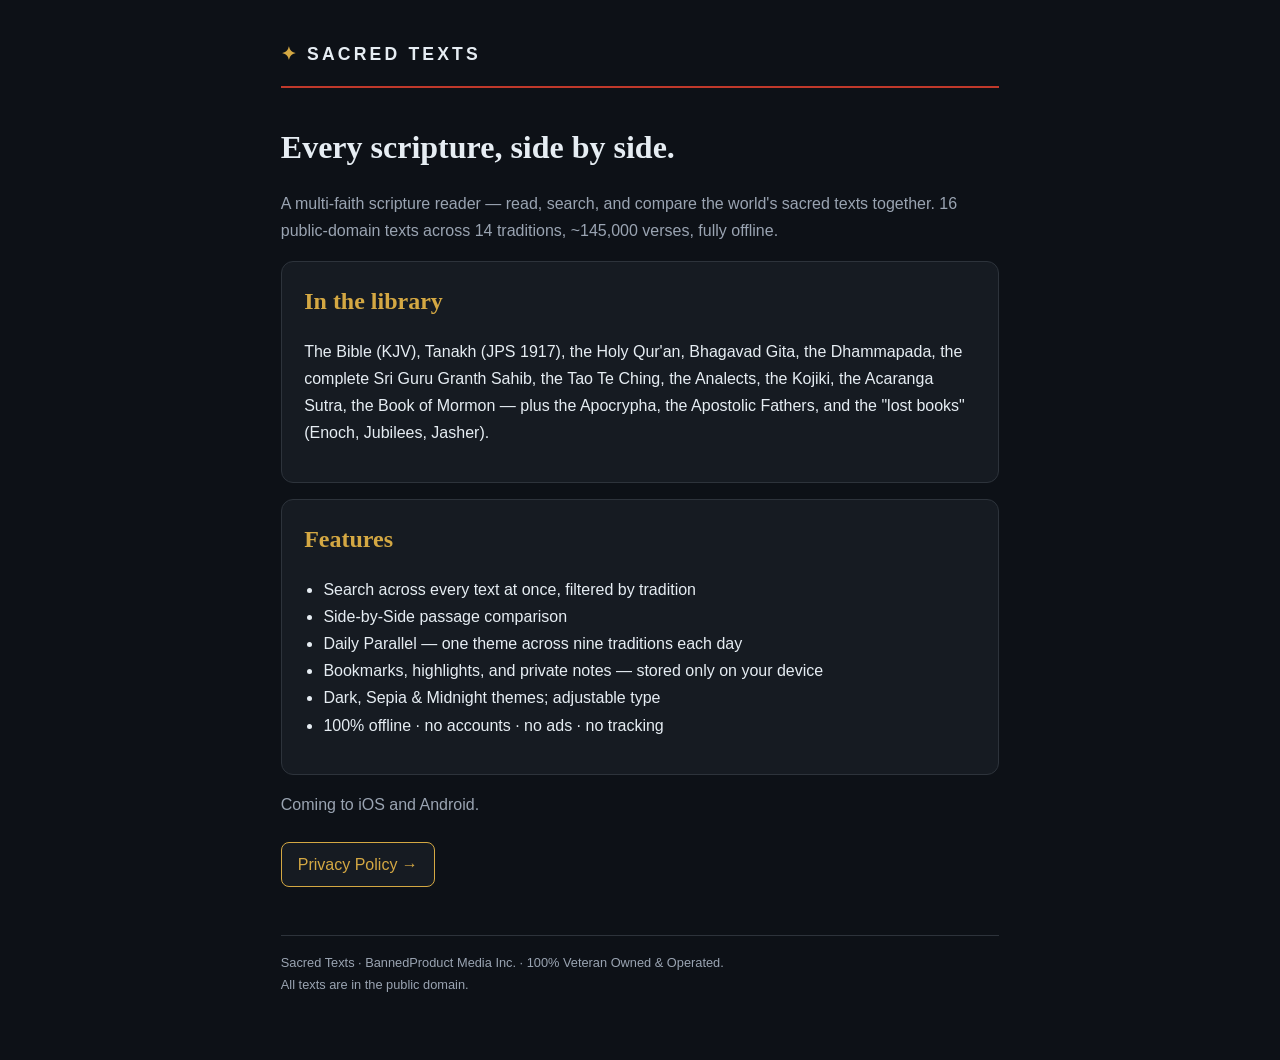
<file: index.html>
<!DOCTYPE html><html lang="en"><head><meta charset="UTF-8">
<meta name="viewport" content="width=device-width,initial-scale=1">
<title>Sacred Texts — Multi-Faith Scripture Reader</title>
<meta name="description" content="Every major scripture in one place — read, search and compare across 14 traditions, fully offline.">
<meta property="og:title" content="Sacred Texts — Multi-Faith Scripture Reader">
<meta property="og:description" content="16 sacred texts from 14 traditions — read, search and compare, fully offline.">
<meta property="og:image" content="https://rceasar01.github.io/sacred-texts-app/og-image.png">
<meta property="og:type" content="website">
<meta name="twitter:card" content="summary_large_image">
<link rel="stylesheet" href="style.css">
<link rel="icon" href="data:image/svg+xml,%3Csvg xmlns='http://www.w3.org/2000/svg' viewBox='0 0 100 100'%3E%3Crect width='100' height='100' rx='20' fill='%230d1117'/%3E%3Ctext x='50' y='68' font-size='52' text-anchor='middle' fill='%23d4a843'%3E%E2%9C%A6%3C/text%3E%3C/svg%3E"></head>
<body><div class="wrap">
<header><a class="brand" href="./"><b>✦</b> SACRED TEXTS</a></header>
<h1>Every scripture, side by side.</h1>
<p class="sub">A multi-faith scripture reader — read, search, and compare the world's
sacred texts together. 16 public-domain texts across 14 traditions, ~145,000 verses,
fully offline.</p>
<div class="card">
<h2 style="margin-top:0">In the library</h2>
<p>The Bible (KJV), Tanakh (JPS 1917), the Holy Qur'an, Bhagavad Gita, the Dhammapada,
the complete Sri Guru Granth Sahib, the Tao Te Ching, the Analects, the Kojiki, the
Acaranga Sutra, the Book of Mormon — plus the Apocrypha, the Apostolic Fathers, and the
"lost books" (Enoch, Jubilees, Jasher).</p>
</div>
<div class="card">
<h2 style="margin-top:0">Features</h2>
<ul>
<li>Search across every text at once, filtered by tradition</li>
<li>Side-by-Side passage comparison</li>
<li>Daily Parallel — one theme across nine traditions each day</li>
<li>Bookmarks, highlights, and private notes — stored only on your device</li>
<li>Dark, Sepia &amp; Midnight themes; adjustable type</li>
<li>100% offline · no accounts · no ads · no tracking</li>
</ul>
</div>
<p class="sub">Coming to iOS and Android.</p>
<a class="btn" href="privacy.html">Privacy Policy →</a>
<footer>Sacred Texts · BannedProduct Media Inc. · 100% Veteran Owned &amp; Operated.<br>
All texts are in the public domain.</footer>
</div></body></html>
</file>
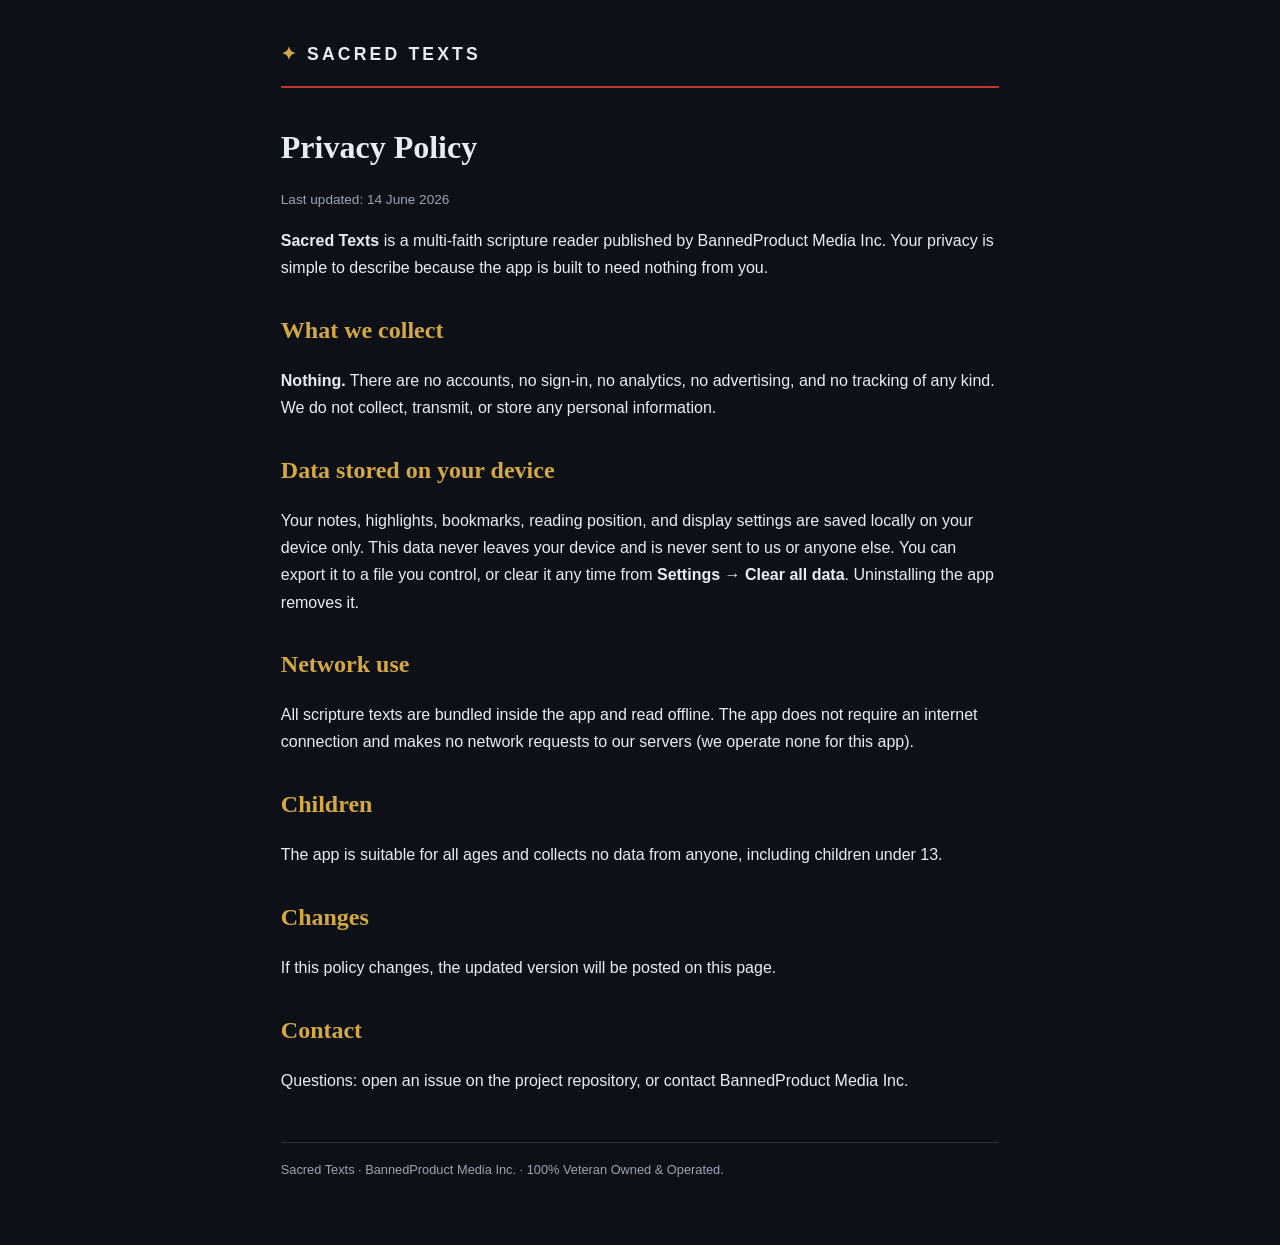
<file: privacy.html>
<!DOCTYPE html><html lang="en"><head><meta charset="UTF-8">
<meta name="viewport" content="width=device-width,initial-scale=1">
<title>Privacy Policy — Sacred Texts</title>
<meta name="description" content="Sacred Texts collects no data. Everything stays on your device.">
<meta property="og:title" content="Sacred Texts — Multi-Faith Scripture Reader">
<meta property="og:description" content="16 sacred texts from 14 traditions — read, search and compare, fully offline.">
<meta property="og:image" content="https://rceasar01.github.io/sacred-texts-app/og-image.png">
<meta property="og:type" content="website">
<meta name="twitter:card" content="summary_large_image">
<link rel="stylesheet" href="style.css">
<link rel="icon" href="data:image/svg+xml,%3Csvg xmlns='http://www.w3.org/2000/svg' viewBox='0 0 100 100'%3E%3Crect width='100' height='100' rx='20' fill='%230d1117'/%3E%3Ctext x='50' y='68' font-size='52' text-anchor='middle' fill='%23d4a843'%3E%E2%9C%A6%3C/text%3E%3C/svg%3E"></head>
<body><div class="wrap">
<header><a class="brand" href="./"><b>✦</b> SACRED TEXTS</a></header>
<h1>Privacy Policy</h1>
<p class="muted">Last updated: 14 June 2026</p>
<p><strong>Sacred Texts</strong> is a multi-faith scripture reader published by
BannedProduct Media Inc. Your privacy is simple to describe because the app is
built to need nothing from you.</p>
<h2>What we collect</h2>
<p><strong>Nothing.</strong> There are no accounts, no sign-in, no analytics, no
advertising, and no tracking of any kind. We do not collect, transmit, or store
any personal information.</p>
<h2>Data stored on your device</h2>
<p>Your notes, highlights, bookmarks, reading position, and display settings are
saved locally on your device only. This data never leaves your device and is never
sent to us or anyone else. You can export it to a file you control, or clear it any
time from <strong>Settings → Clear all data</strong>. Uninstalling the app removes it.</p>
<h2>Network use</h2>
<p>All scripture texts are bundled inside the app and read offline. The app does not
require an internet connection and makes no network requests to our servers (we
operate none for this app).</p>
<h2>Children</h2>
<p>The app is suitable for all ages and collects no data from anyone, including
children under 13.</p>
<h2>Changes</h2>
<p>If this policy changes, the updated version will be posted on this page.</p>
<h2>Contact</h2>
<p>Questions: open an issue on the project repository, or contact BannedProduct
Media Inc.</p>
<footer>Sacred Texts · BannedProduct Media Inc. · 100% Veteran Owned &amp; Operated.</footer>
</div></body></html>
</file>
<file: style.css>
:root{--bg:#0d1117;--surface:#161b22;--border:#2d333b;--text:#e6edf3;--dim:#9aa4b2;--gold:#d4a843;--red:#c0392b;--serif:Georgia,'Times New Roman',serif;--sans:-apple-system,'Segoe UI',Roboto,Helvetica,Arial,sans-serif}
*{box-sizing:border-box}html,body{margin:0;padding:0}
body{background:var(--bg);color:var(--text);font-family:var(--sans);line-height:1.7}
.wrap{max-width:760px;margin:0 auto;padding:2.5rem 1.3rem 4rem}
header{border-bottom:2px solid var(--red);padding-bottom:1rem;margin-bottom:2rem}
.brand{font-weight:800;letter-spacing:.18em;font-size:1.1rem;text-decoration:none;color:var(--text)}
.brand b{color:var(--gold);font-weight:800}
h1{font-family:var(--serif);font-weight:600;font-size:2rem;margin:.4rem 0 .2rem}
h2{font-family:var(--serif);font-weight:600;margin:1.8rem 0 .5rem;color:var(--gold)}
.sub{color:var(--dim)}
a{color:var(--gold)}
.card{background:var(--surface);border:1px solid var(--border);border-radius:12px;padding:1.2rem 1.4rem;margin:1rem 0}
ul{padding-left:1.2rem}.muted{color:var(--dim);font-size:.85rem}
.btn{display:inline-block;background:var(--surface);border:1px solid var(--gold);color:var(--gold);border-radius:8px;padding:.5rem 1rem;text-decoration:none;margin-top:.5rem}
footer{margin-top:3rem;border-top:1px solid var(--border);padding-top:1rem;color:var(--dim);font-size:.8rem}
</file>
